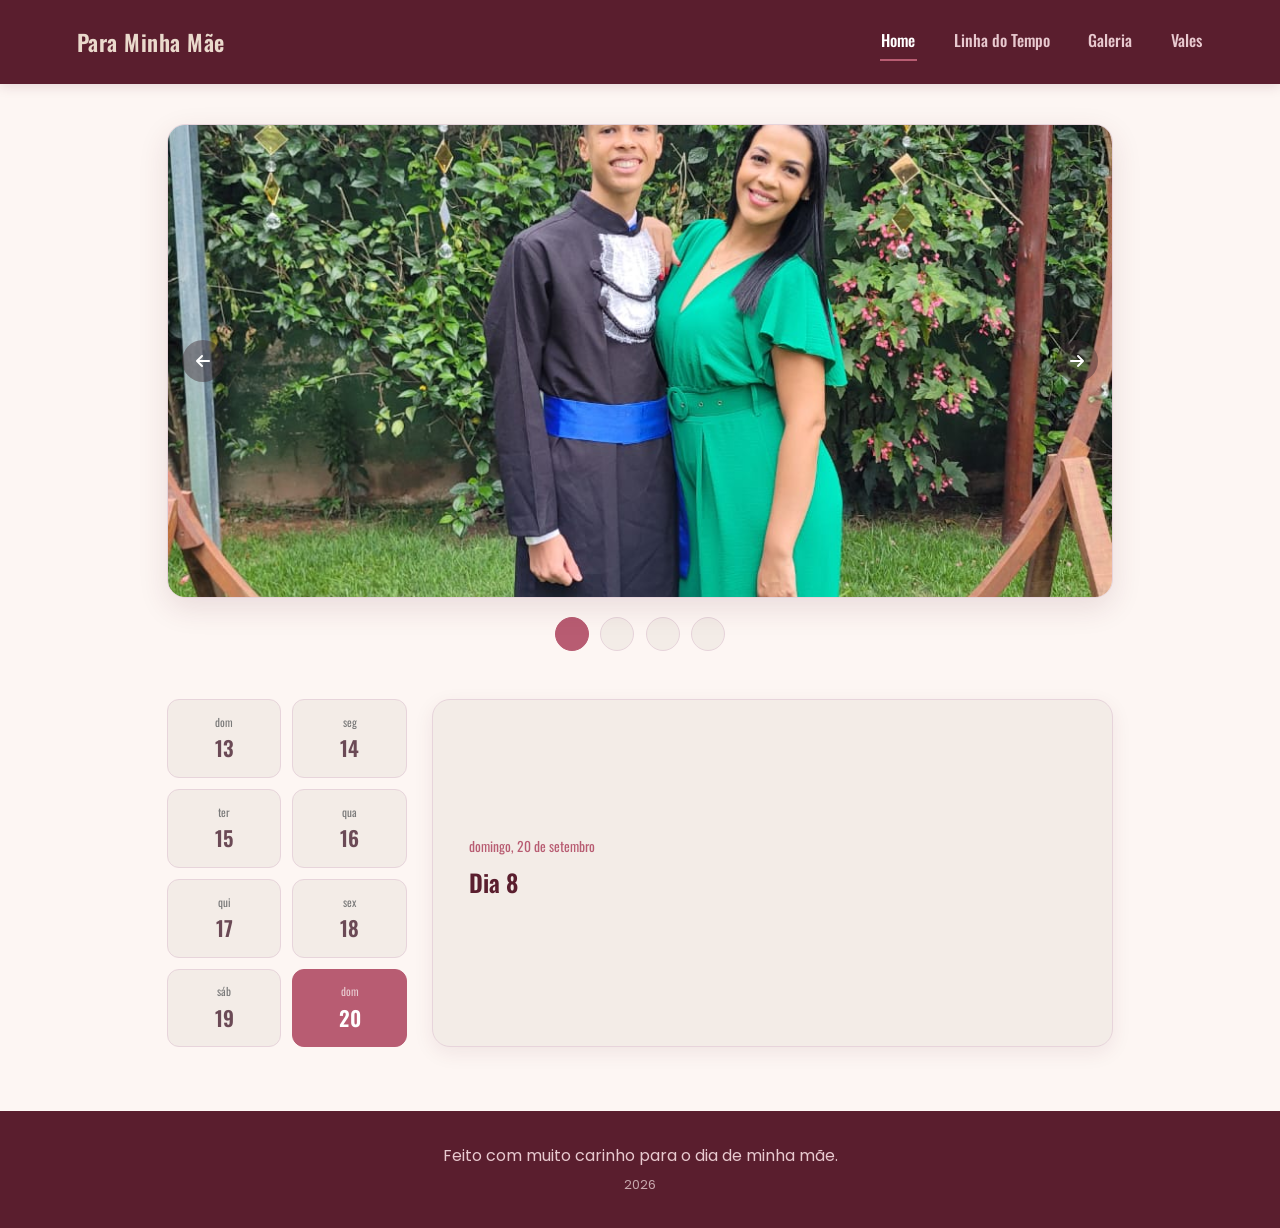
<file: index.html>
<!DOCTYPE html>
<html lang="pt-BR">
<head>
    <meta charset="UTF-8">
    <meta name="viewport" content="width=device-width, initial-scale=1.0">
    <meta name="author" content="Miguel Fernandes Silva">
    <meta name="description" content="Presente para a melhor mãe do planeta">
    <meta name="keywords" content="Eu, Te, Amo">
    <link rel="stylesheet" href="./css/style.css">
    <link rel="stylesheet" href="https://cdnjs.cloudflare.com/ajax/libs/font-awesome/6.5.1/css/all.min.css">
    <title> De Presente </title>
</head>
<body>
<header class="header">
    <div class="header-logo">
        <a href="#topo" class="logo">
            Para Minha Mãe
        </a>
    </div>

    <div class="header-nav">
        <button class="nav-toggle" id="navToggle" aria-label="Abrir Menu"
        aria-expanded="false" aria-controls="menu">
            <span></span>
            <span></span>
            <span></span>
        </button>

        <nav class="nav" id="menu">
            <ul class="nav-list">
                <li>
                    <a href="#" class="nav-link is-active"> Home </a>
                </li>
                <li>
                    <a role="link" aria-disabled="true" class="nav-link" target="_self"> 
                       Linha do Tempo 
                </a>
                </li>
                <li>
                    <a role="link" aria-disabled="true" class="nav-link" target="_self"> 
                        Galeria 
                    </a>
                </li>
                <li>
                    <a href="./pages/vales.html" 
                    class="nav-link" target="_self"> Vales </a>
                </li>
            </ul>
        </nav>
    </div>
</header>
<main id="topo">
    <!-- CARROSSEL -->
    <section class="carousel-section" aria-label="Galeria de Fotos">
        <div class="carousel" id="carousel">
            <div class="carousel-track" id="carouselTrack">
                <div class="carousel-slide">
                    <img src="./assets/foto1.jpeg" 
                    alt="">
                </div>

                <div class="carousel-slide">
                    <img src="./assets/foto2.jpeg" 
                    alt="">
                </div>

                <div class="carousel-slide">
                    <img src="./assets/foto3.jpg" 
                    alt="">
                </div>

                <div class="carousel-slide">
                    <img src="./assets/foto4.jpeg" 
                    alt="">
                </div>
            </div>

            <button class="carousel-arrow carousel-arrow-prev"
            id="prevBtn" aria-label="Imagem anterior">
                <i class="fa-solid fa-arrow-left"></i>
            </button>
            <button class="carousel-arrow carousel-arrow-next" 
            id="nextBtn" aria-label="Próxima imagem">
                <i class="fa-solid fa-arrow-right"></i>
            </button>
        </div>

        <div class="carousel-controls" id="carouselControls"
        role="tablist" aria-label="Selecionar Imagem do Carrossel">
            <button class="carousel-dot is-active"
            data-index="0" role="tab" aria-selected="true"
            aria-label="Ver Imagem 1">
            </button>
            
            <button class="carousel-dot" data-index="1" role="tab"
            aria-selected="false" aria-label="Ver Imagem 2">
            </button>

            <button class="carousel-dot" data-index="2" role="tab"
            aria-selected="false" aria-label="Ver Imagem 3">
            </button>

            <button class="carousel-dot" data-index="3" role="tab"
            aria-selected="false" aria-label="Ver Imagem 4">
            </button>
        </div>
    </section>

    <!-- CALENDÁRIO DE MENSAGENS -->
    <section class="calendar-section" aria-label="Calendário de mensagens diárias">
        <div class="calendar">
 
            <div class="calendar-list" id="calendarList" 
            role="tablist" aria-label="Selecionar dia">
            </div>
 
            <div class="calendar-panel">
                <p class="calendar-eyebrow" id="panelDate"> &nbsp; </p>
                <h2 class="calendar-title" id="panelTitle">
                    Selecione um dia disponível
                </h2>
                <p class="calendar-text" id="panelText">
                    Escolha uma data já revelada no calendário ao lado 
                    para ler a mensagem daquele dia.
                </p>
            </div>
        </div>
    </section>
</main>
<footer class="footer">
    <p> Feito com muito carinho para o dia de minha mãe. </p>
    <p class="footer-small">
        <span id="ano"></span>
    </p>
</footer>

    <script src="./javascript/script.js" defer></script>
</body>
</html>
</file>
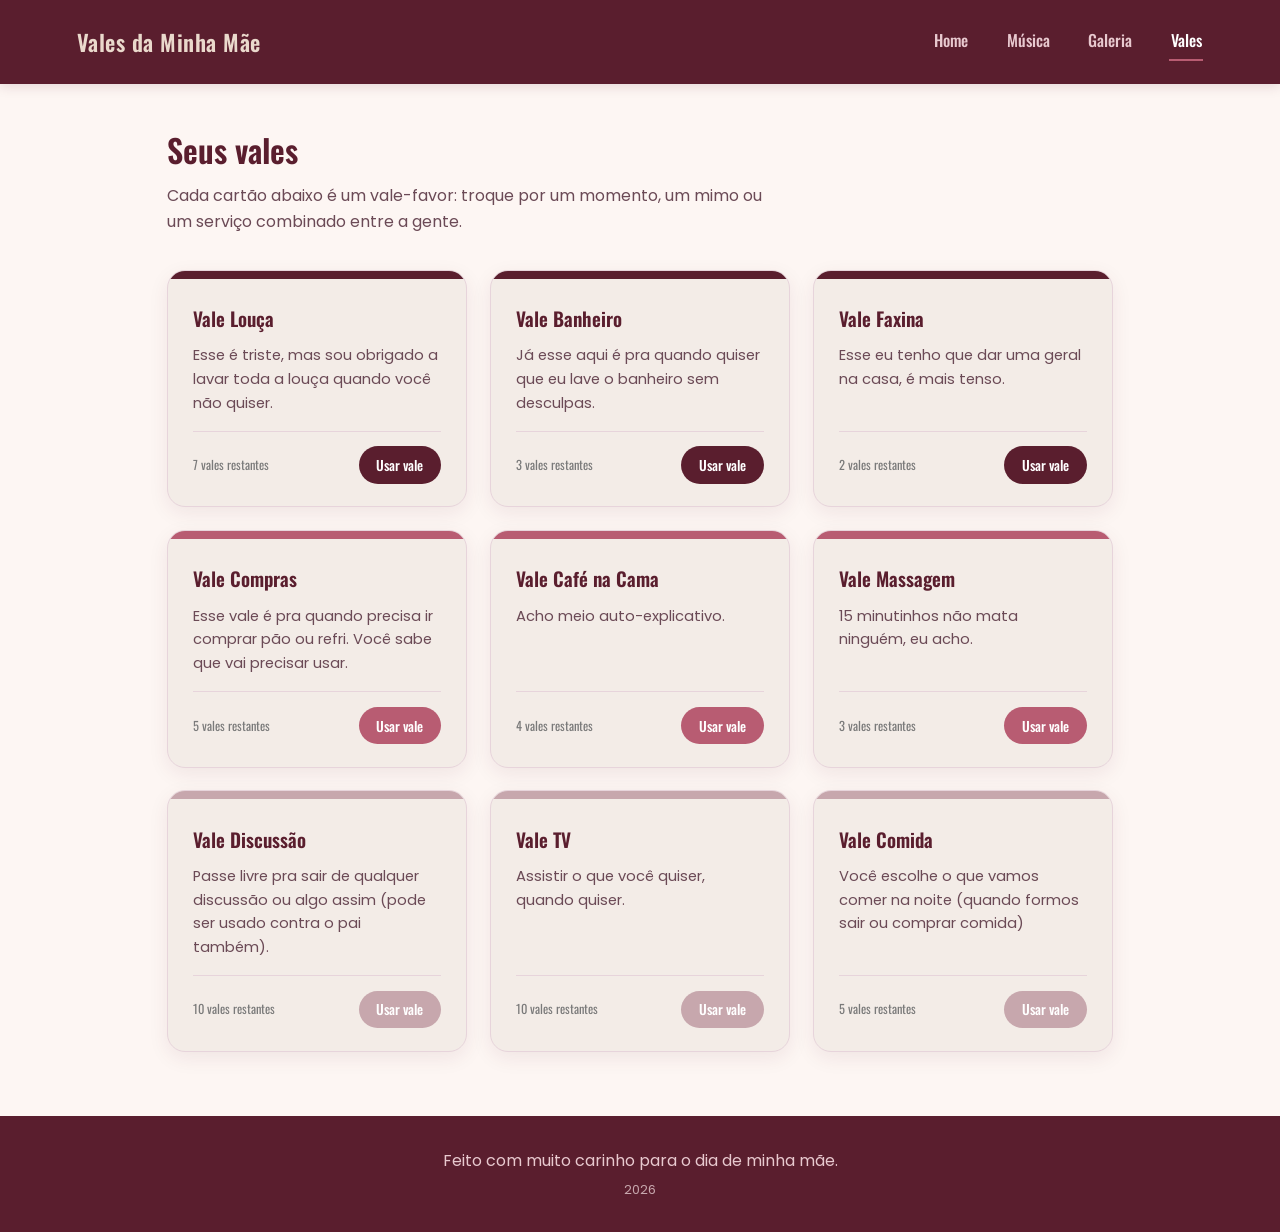
<file: pages/vales.html>
<!DOCTYPE html>
<html lang="pt-BR">
<head>
    <meta charset="UTF-8">
    <meta name="viewport" content="width=device-width, initial-scale=1.0">
    <meta name="author" content="Miguel Fernandes Silva">
    <meta name="description" content="Vales de Serviço">
    <meta name="keywords" content="Vales">
    <link rel="stylesheet" href="../css/style.css">
    <title> Vales </title>
</head>
<body>
<header class="header">
    <div class="header-logo">
      <a href="../index.html" class="logo"> Vales da Minha Mãe </a>
    </div>
 
    <div class="header-nav">
        <button class="nav-toggle" id="navToggle" aria-label="Abrir menu" aria-expanded="false" aria-controls="menu">
            <span></span>
            <span></span>
            <span></span>
        </button>
 
        <nav class="nav" id="menu">
            <ul class="nav-list">
            <li><a href="../index.html" class="nav-link"> Home </a></li>
            <li><a href="./musicas.html" class="nav-link"> Música </a></li>
            <li><a href="./galeria.html" class="nav-link"> Galeria </a></li>
            <li><a href="#" class="nav-link is-active"> Vales </a></li>
            </ul>
        </nav>
    </div>
</header>
<main>
    <section class="vouchers-section">
        <div class="vouchers-header">
            <h1 class="vouchers-header-title"> Seus vales </h1>
            <p class="vouchers-header-description">
                Cada cartão abaixo é um vale-favor: troque por um momento, um mimo ou um serviço combinado entre a gente.
            </p>
        </div>
 
      <div class="vouchers-grid">
        <article class="voucher-card voucher-card--vinho">
            <div class="voucher-card-accent"></div>
                <div class="voucher-card-body">
                    <h2 class="voucher-card-title"> Vale Louça </h2>
                    <p class="voucher-card-description">
                        Esse é triste, mas sou obrigado a lavar toda a louça quando você não quiser.
                    </p>
                    <div class="voucher-card-footer">
                    <span class="voucher-card-count" data-count="3"> 7 vales restantes </span>
                    <button class="voucher-card-button" type="button"> Usar vale </button>
                </div>
            </div>
        </article>

        <article class="voucher-card voucher-card--vinho">
            <div class="voucher-card-accent"></div>
                <div class="voucher-card-body">
                    <h2 class="voucher-card-title"> Vale Banheiro </h2>
                    <p class="voucher-card-description">
                        Já esse aqui é pra quando quiser que eu lave o banheiro sem desculpas.
                    </p>
                    <div class="voucher-card-footer">
                    <span class="voucher-card-count" data-count="3"> 3 vales restantes </span>
                    <button class="voucher-card-button" type="button"> Usar vale </button>
                </div>
            </div>
        </article>

        <article class="voucher-card voucher-card--vinho">
            <div class="voucher-card-accent"></div>
                <div class="voucher-card-body">
                    <h2 class="voucher-card-title"> Vale Faxina </h2>
                    <p class="voucher-card-description">
                        Esse eu tenho que dar uma geral na casa, é mais tenso.
                    </p>
                    <div class="voucher-card-footer">
                    <span class="voucher-card-count" data-count="3"> 2 vales restantes </span>
                    <button class="voucher-card-button" type="button"> Usar vale </button>
                </div>
            </div>
        </article>

        <article class="voucher-card voucher-card--rosa-escuro">
            <div class="voucher-card-accent"></div>
                <div class="voucher-card-body">
                    <h2 class="voucher-card-title"> Vale Compras </h2>
                    <p class="voucher-card-description">
                        Esse vale é pra quando precisa ir comprar pão ou refri. Você sabe que vai precisar usar.
                    </p>
                    <div class="voucher-card-footer">
                    <span class="voucher-card-count" data-count="3"> 5 vales restantes </span>
                    <button class="voucher-card-button" type="button"> Usar vale </button>
                </div>
            </div>
        </article>

        <article class="voucher-card voucher-card--rosa-escuro">
            <div class="voucher-card-accent"></div>
                <div class="voucher-card-body">
                    <h2 class="voucher-card-title"> Vale Café na Cama </h2>
                    <p class="voucher-card-description">
                        Acho meio auto-explicativo.
                    </p>
                    <div class="voucher-card-footer">
                    <span class="voucher-card-count" data-count="3"> 4 vales restantes </span>
                    <button class="voucher-card-button" type="button"> Usar vale </button>
                </div>
            </div>
        </article>

        <article class="voucher-card voucher-card--rosa-escuro">
            <div class="voucher-card-accent"></div>
                <div class="voucher-card-body">
                    <h2 class="voucher-card-title"> Vale Massagem </h2>
                    <p class="voucher-card-description">
                        15 minutinhos não mata ninguém, eu acho.
                    </p>
                    <div class="voucher-card-footer">
                    <span class="voucher-card-count" data-count="3"> 3 vales restantes </span>
                    <button class="voucher-card-button" type="button"> Usar vale </button>
                </div>
            </div>
        </article>

        <article class="voucher-card voucher-card--acinzentado">
            <div class="voucher-card-accent"></div>
                <div class="voucher-card-body">
                    <h2 class="voucher-card-title"> Vale Discussão </h2>
                    <p class="voucher-card-description">
                        Passe livre pra sair de qualquer discussão ou algo assim (pode ser usado contra o pai também).
                    </p>
                    <div class="voucher-card-footer">
                    <span class="voucher-card-count" data-count="3"> 10 vales restantes </span>
                    <button class="voucher-card-button" type="button"> Usar vale </button>
                </div>
            </div>
        </article>

        <article class="voucher-card voucher-card--acinzentado">
            <div class="voucher-card-accent"></div>
                <div class="voucher-card-body">
                    <h2 class="voucher-card-title"> Vale TV </h2>
                    <p class="voucher-card-description">
                        Assistir o que você quiser, quando quiser.
                    </p>
                    <div class="voucher-card-footer">
                    <span class="voucher-card-count" data-count="3"> 10 vales restantes </span>
                    <button class="voucher-card-button" type="button"> Usar vale </button>
                </div>
            </div>
        </article>

        <article class="voucher-card voucher-card--acinzentado">
            <div class="voucher-card-accent"></div>
                <div class="voucher-card-body">
                    <h2 class="voucher-card-title"> Vale Comida </h2>
                    <p class="voucher-card-description">
                        Você escolhe o que vamos comer na noite (quando formos sair ou comprar comida)
                    </p>
                    <div class="voucher-card-footer">
                    <span class="voucher-card-count" data-count="3"> 5 vales restantes </span>
                    <button class="voucher-card-button" type="button"> Usar vale </button>
                </div>
            </div>
        </article>
    </div>
</section>
</main>
<footer class="footer">
    <p> Feito com muito carinho para o dia de minha mãe. </p>
    <p class="footer-small">
        <span id="ano"></span>
    </p>
</footer>

    <script src="../javascript/script.js" defer></script>
</body>
</html>
</file>
<file: css/style.css>
@import url('https://fonts.googleapis.com/css2?family=Oswald:wght@200..700&family=Poppins:ital,wght@0,100;0,200;0,300;0,400;0,500;0,600;0,700;0,800;0,900;1,100;1,200;1,300;1,400;1,500;1,600;1,700;1,800;1,900&display=swap');

*, *::before, *::after{
    margin: 0;
    padding: 0;
    outline: none;
    box-sizing: border-box;
}

html{
    scroll-behavior: smooth;
}

:root{
    --vinho: #5A1E2E;
    --rosa-escuro: #B85C72;
    --rosa-claro: #E8C9CF;
    --bege-quente: #EAD9CC;
    --rosa-acinzentado: #C7A7AD;
    --marrom-escuro: #3D2B32;
 
    --texto-secundario: #6B4A56;
    --texto-suave: #7A7A7A;
 
    --fundo-principal: #FDF6F3;
    --fundo-card: #F3ECE7;
    --fundo-input: #FAEDEF;
    --borda: #E7D4DB;
 
    --oswald: "Oswald", sans-serif;
    --poppins: "Poppins", sans-serif;
 
    --container: 1100px;
    --radius: 18px;
    --transicao: 0.3s ease;
}

body{
    font-family: var(--poppins);
    background-color: var(--fundo-principal);
    color: var(--marrom-escuro);
    line-height: 1.6;
    -webkit-font-smoothing: antialiased;
}

img{
    max-width: 100%;
    display: block;
}
 
a{
    text-decoration: none;
    color: inherit;
}
 
ul{
    list-style: none;
}
 
button{
    font-family: inherit;
    cursor: pointer;
    border: none;
    background: none;
    color: inherit;
}
 
:focus-visible{
    outline: 3px solid var(--rosa-escuro);
    outline-offset: 3px;
}

/* HEADER */
.header{
    display: flex;
    align-items: center;
    background-color: var(--vinho);
    padding: 0 6%;
    min-height: 84px;
    position: sticky;
    top: 0;
    z-index: 100;
    box-shadow: 0 2px 12px rgba(90, 30, 46, 0.15);
}
    .header-logo, .header-nav{
        flex: 0 0 50%;
        max-width: 50%;
        display: flex;
        align-items: center;
    }
    .header-logo{
        justify-content: flex-start;
    }
    .header-nav{
        justify-content: flex-end;
    }
    .logo{
        font-family: var(--oswald);
        font-weight: 600;
        font-size: 1.4rem;
        color: var(--bege-quente);
        letter-spacing: 0.5px;
    }
    .nav-list{
        display: flex;
        gap: 2.2rem;
    }
    .nav-link{
        font-family: var(--oswald);
        font-weight: 500;
        font-size: 1rem;
        color: var(--rosa-claro);
        padding: 0.4rem 0.1rem;
        border-bottom: 2px solid transparent;
        transition: color var(--transicao), border-color var(--transicao);
    }
    .nav-link:hover, .nav-link.is-active{
        color: #ffffff;
        border-bottom-color: var(--rosa-escuro);
    }

/* Hamburguer */
.nav-toggle{
    display: none;
    flex-direction: column;
    justify-content: center;
    gap: 5px;
    width: 34px;
    height: 34px;
}
    .nav-toggle span{
        display: block;
        height: 2px;
        width: 100%;
        background-color: var(--bege-quente);
        transition: transform var(--transicao), opacity var(--transicao);
    }
    
    .nav-toggle[aria-expanded="true"] span:nth-child(1){
        transform: translateY(7px) rotate(45deg);
    }
    .nav-toggle[aria-expanded="true"] span:nth-child(2){
        opacity: 0;
    }
    .nav-toggle[aria-expanded="true"] span:nth-child(3){
        transform: translateY(-7px) rotate(-45deg);
    }

/* CARROSSEL */
.carousel-section{
    max-width: var(--container);
    margin: 2.5rem auto 3rem;
    padding: 0 6%;
}
.carousel{
    position: relative;
    overflow: hidden;
    border-radius: var(--radius);
    box-shadow: 0 10px 30px rgba(90, 30, 46, 0.12);
    border: 1px solid var(--borda);
}
    .carousel-track{
        display: flex;
        transition: transform 0.6s ease;
    }
    .carousel-slide{
        flex: 0 0 100%;
        width: 100%;
        aspect-ratio: 16 / 8;
        background-color: var(--rosa-acinzentado);
    }
        .carousel-slide img{
            width: 100%;
            height: 100%;
            object-fit: cover;
        }

    .carousel-arrow{
        position: absolute;
        top: 50%;
        transform: translateY(-50%);
        background-color: rgba(61, 43, 50, 0.45);
        color: #fff;
        width: 42px;
        height: 42px;
        border-radius: 50%;
        display: flex;
        align-items: center;
        justify-content: center;
        font-size: 1rem;
        transition: background-color var(--transicao);
    }
    .carousel-arrow:hover{
        background-color: rgba(184, 92, 114, 0.85);
    }
    .carousel-arrow-prev{left: 14px;}
    .carousel-arrow-next{right: 14px;}

    .carousel-controls{
        display: flex;
        justify-content: center;
        gap: 0.7rem;
        margin-top: 1.2rem;
    }
    .carousel-dot{
        width: 34px;
        height: 34px;
        border-radius: 50%;
        background-color: var(--fundo-card);
        border: 1px solid var(--borda);
        color: var(--texto-secundario);
        font-family: var(--oswald);
        font-size: 0.9rem;
        transition: background-color var(--transicao), color var(--transicao), transform var(--transicao);
    }
    .carousel-dot:hover{
        transform: translateY(-2px);
    }
    .carousel-dot.is-active{
        background-color: var(--rosa-escuro);
        color: #fff;
        border-color: var(--rosa-escuro);
    }

/* CALENDÁRIO */
.calendar-section{
    max-width: var(--container);
    margin: 0 auto 4rem;
    padding: 0 6%;
}
.calendar{
    display: flex;
    gap: 1.6rem;
    align-items: stretch;
}
    .calendar-list{
        flex: 0 0 240px;
        display: grid;
        grid-template-columns: repeat(2, 1fr);
        gap: 0.7rem;
        align-content: start;
    }
    .calendar-day{
        display: flex;
        flex-direction: column;
        align-items: center;
        justify-content: center;
        gap: 0.15rem;
        padding: 0.85rem 0.4rem;
        background-color: var(--fundo-card);
        border: 1px solid var(--borda);
        border-radius: 12px;
        color: var(--texto-secundario);
        transition: background-color var(--transicao), color var(--transicao), transform var(--transicao), border-color var(--transicao);
    }
    .calendar-day-weekday{
        font-family: var(--oswald);
        font-size: 0.7rem;
        text-transform: lowercase;
        color: var(--texto-suave);
    }
    .calendar-day-number{
        font-family: var(--oswald);
        font-weight: 600;
        font-size: 1.3rem;
    }
    .calendar-day-lock{
        font-size: 0.85rem;
        margin-top: 0.1rem;
    }
        .calendar-day:not(:disabled):hover{
            transform: translateY(-2px);
            border-color: var(--rosa-escuro);
        }
    .calendar-day.is-active{
        background-color: var(--rosa-escuro);
        border-color: var(--rosa-escuro);
        color: #ffffff;
    }
    .calendar-day.is-active .calendar-day-weekday{
        color: var(--rosa-claro);
    }
        .calendar-day:disabled{
            cursor: not-allowed;
            color: var(--rosa-acinzentado);
            opacity: 0.6;
        }
    .calendar-panel{
        flex: 1;
        background-color: var(--fundo-card);
        border: 1px solid var(--borda);
        border-radius: var(--radius);
        padding: 2rem 2.2rem;
        box-shadow: 0 6px 20px rgba(90, 30, 46, 0.08);
        display: flex;
        flex-direction: column;
        justify-content: center;
    }
    .calendar-eyebrow{
        font-family: var(--oswald);
        font-size: 0.85rem;
        color: var(--rosa-escuro);
        margin-bottom: 0.3rem;
    }
    .calendar-title{
        font-family: var(--oswald);
        font-weight: 600;
        font-size: 1.5rem;
        color: var(--vinho);
        margin-bottom: 0.6rem;
    }
    .calendar-text{
        text-align: justify;
        font-size: 0.98rem;
        color: var(--texto-secundario);
        white-space: pre-line;
    }

/* FOOTER */
.footer{
    background-color: var(--vinho);
    color: var(--rosa-claro);
    text-align: center;
    padding: 2rem 6%;
}
.footer-small{
    margin-top: 0.4rem;
    font-size: 0.8rem;
    color: var(--rosa-acinzentado);
}

/* VALES */
.vouchers-section{
    max-width: var(--container);
    margin: 0 auto 4rem;
    padding: 2.5rem 6% 0;
}
    .vouchers-header{
        max-width: 620px;
        margin-bottom: 2.2rem;
    }
    .vouchers-header-title{
        font-family: var(--oswald);
        font-weight: 600;
        font-size: 2rem;
        color: var(--vinho);
        margin-bottom: 0.5rem;
    }
    .vouchers-header-description{
        color: var(--texto-secundario);
        font-size: 1rem;
    }
    .vouchers-grid{
        display: grid;
        grid-template-columns: repeat(auto-fill, minmax(260px, 1fr));
        gap: 1.4rem;
    }

    .voucher-card{
        display: flex;
        flex-direction: column;
        background-color: var(--fundo-card);
        border: 1px solid var(--borda);
        border-radius: var(--radius);
        overflow: hidden;
        box-shadow: 0 6px 20px rgba(90, 30, 46, 0.08);
        transition: box-shadow var(--transicao), transform var(--transicao), opacity var(--transicao);
    }
    .voucher-card:hover{
        box-shadow: 0 10px 26px rgba(90, 30, 46, 0.14);
        transform: translateY(-3px);
    }
    .voucher-card-accent{
        height: 8px;
        width: 100%;
        background-color: var(--cor-vale, var(--rosa-escuro));
    }

    .voucher-card--vinho{--cor-vale: var(--vinho); }
    .voucher-card--rosa-escuro{--cor-vale: var(--rosa-escuro); }
    .voucher-card--bege{--cor-vale: var(--bege-quente); }
    .voucher-card--acinzentado{--cor-vale: var(--rosa-acinzentado); }

    .voucher-card-body{
        display: flex;
        flex-direction: column;
        gap: 0.6rem;
        padding: 1.6rem 1.6rem 1.4rem;
        flex: 1;
    }
    
    .voucher-card-title{
        font-family: var(--oswald);
        font-weight: 600;
        font-size: 1.2rem;
        color: var(--vinho);
    }
    .voucher-card-description{
        font-size: 0.92rem;
        color: var(--texto-secundario);
        flex: 1;
    }
    .voucher-card-footer{
        display: flex;
        align-items: center;
        justify-content: space-between;
        gap: 0.8rem;
        margin-top: 0.4rem;
        padding-top: 0.9rem;
        border-top: 1px solid var(--borda);
    }
    .voucher-card-count{
        font-family: var(--oswald);
        font-size: 0.78rem;
        color: var(--texto-suave);
    }
    .voucher-card-button{
        font-family: var(--oswald);
        font-weight: 500;
        font-size: 0.85rem;
        color: #fff;
        background-color: var(--cor-vale, var(--rosa-escuro));
        padding: 0.55rem 1.1rem;
        border-radius: 999px;
        transition: filter var(--transicao), transform var(--transicao);
        flex-shrink: 0;
    }
    .voucher-card-button:hover:not(:disabled){
        filter: brightness(0.92);
        transform: translateY(-1px);
    }
    .voucher-card-button:disabled{
        background-color: var(--rosa-acinzentado);
        cursor: not-allowed;
        transform: none;
    }
    .voucher-card.is-esgotado{
        opacity: 0.6;
    }

/* RESPONSIVIDADE */
@media (max-width: 768px){
    .header{
        flex-wrap: wrap;
        padding: 0.9rem 6%;
    }
    .header-logo{
        flex: 0 0 auto;
        max-width: none;
    }
    .header-nav{
        flex: 0 0 auto;
        max-width: none;
        margin-left: auto;
    }
    .nav-toggle{
        display: flex;
    }
    .nav{
        position: absolute;
        top: 100%;
        left: 0;
        right: 0;
        background-color: var(--vinho);
        max-height: 0;
        overflow: hidden;
        transition: max-height var(--transicao);
    }
    .nav.is-open{
        max-height: 260px;
    }
    .nav-list{
        flex-direction: column;
        gap: 0;
        padding: 0.5rem 6% 1rem;
    }
    .nav-list li{
        border-top: 1px solid rgba(232, 201, 207, 0.15);
    }
    .nav-link{
        display: block;
        padding: 0.9rem 0;
    }
    .reveal-card{
        flex-direction: column;
    }
    .reveal-card-image{
        flex: 0 0 200px;
    }

    .calendar{
        flex-direction: column;
    }
    .calendar-list{
        flex: none;
        grid-template-columns: repeat(4, 1fr);
    }
}
 
@media (max-width: 480px){
    .carousel-arrow{
        width: 34px;
        height: 34px;
    }
    .reveal-card-content{
        padding: 1.4rem 1.2rem;
    }
    .reveal-card-title{
        font-size: 1.2rem;
    }

    .calendar-panel{
        padding: 1.5rem 1.4rem;
    }
    .calendar-title{
        font-size: 1.2rem;
    }
    .calendar-list{
        grid-template-columns: repeat(2, 1fr);
    }
}
 
@media (prefers-reduced-motion: reduce){
    *{
        transition-duration: 0.01ms !important;
        scroll-behavior: auto !important;
    }
}
</file>
